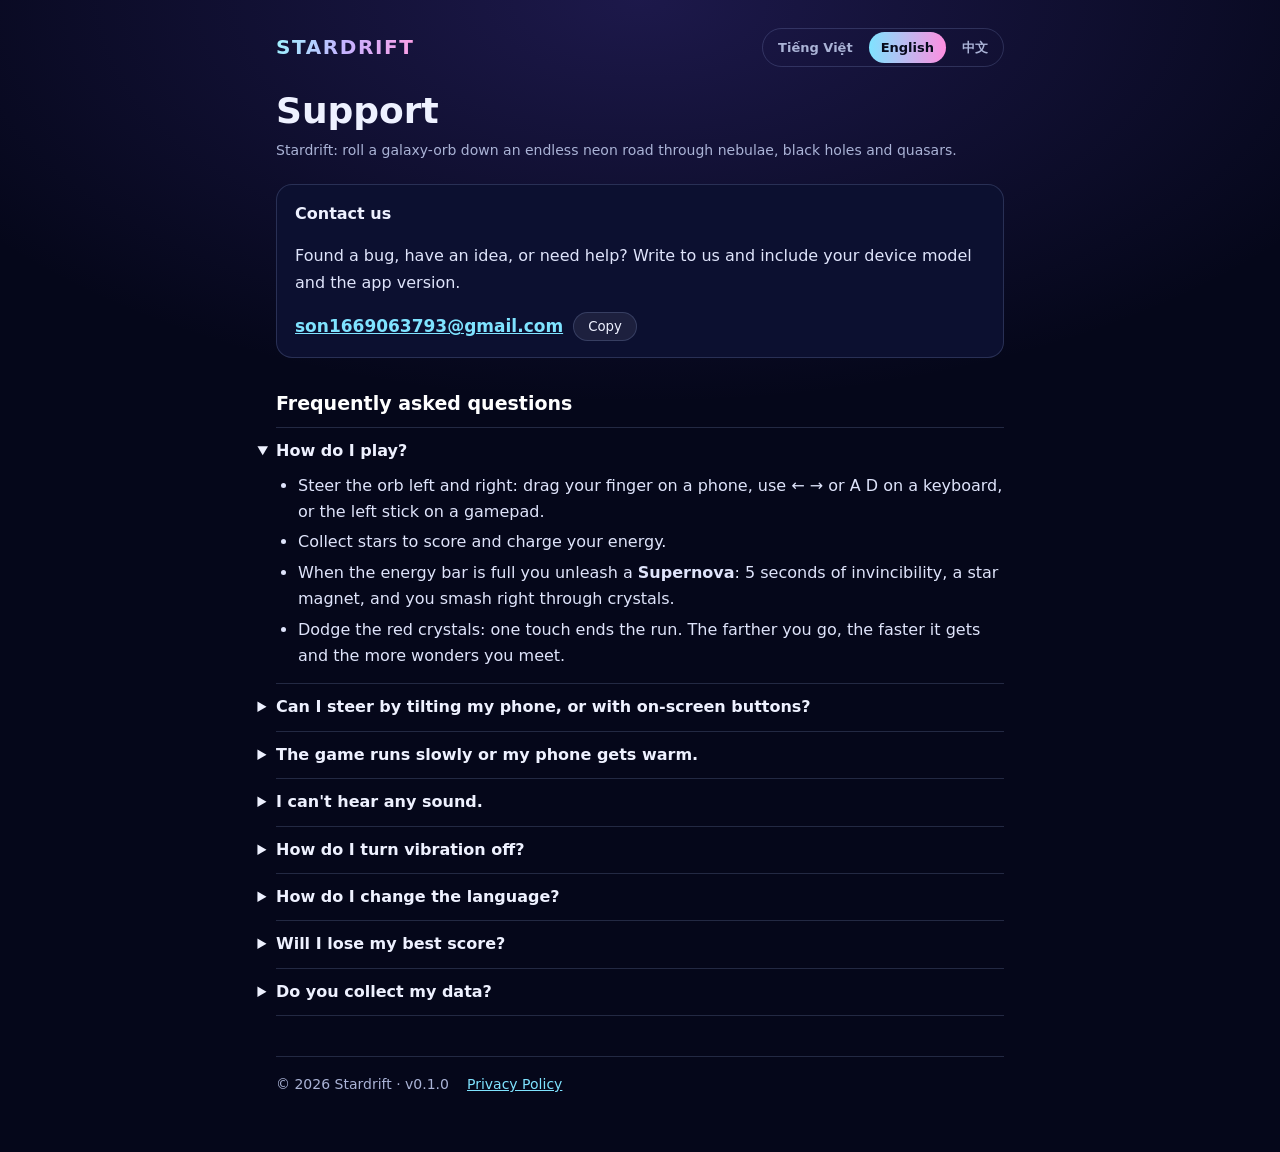
<file: index.html>
<!doctype html>
<html lang="en"><head><meta charset="utf-8"><meta name="viewport" content="width=device-width, initial-scale=1">
<title>Stardrift</title><link rel="icon" href="./favicon.ico">
<meta http-equiv="refresh" content="0; url=./support.html">
<script>location.replace('./support.html' + location.search);</script>
</head><body style="background:#05071a;color:#f2f5ff;font-family:sans-serif"><a href="./support.html" style="color:#9ef3ff">Stardrift support</a></body></html>
</file>
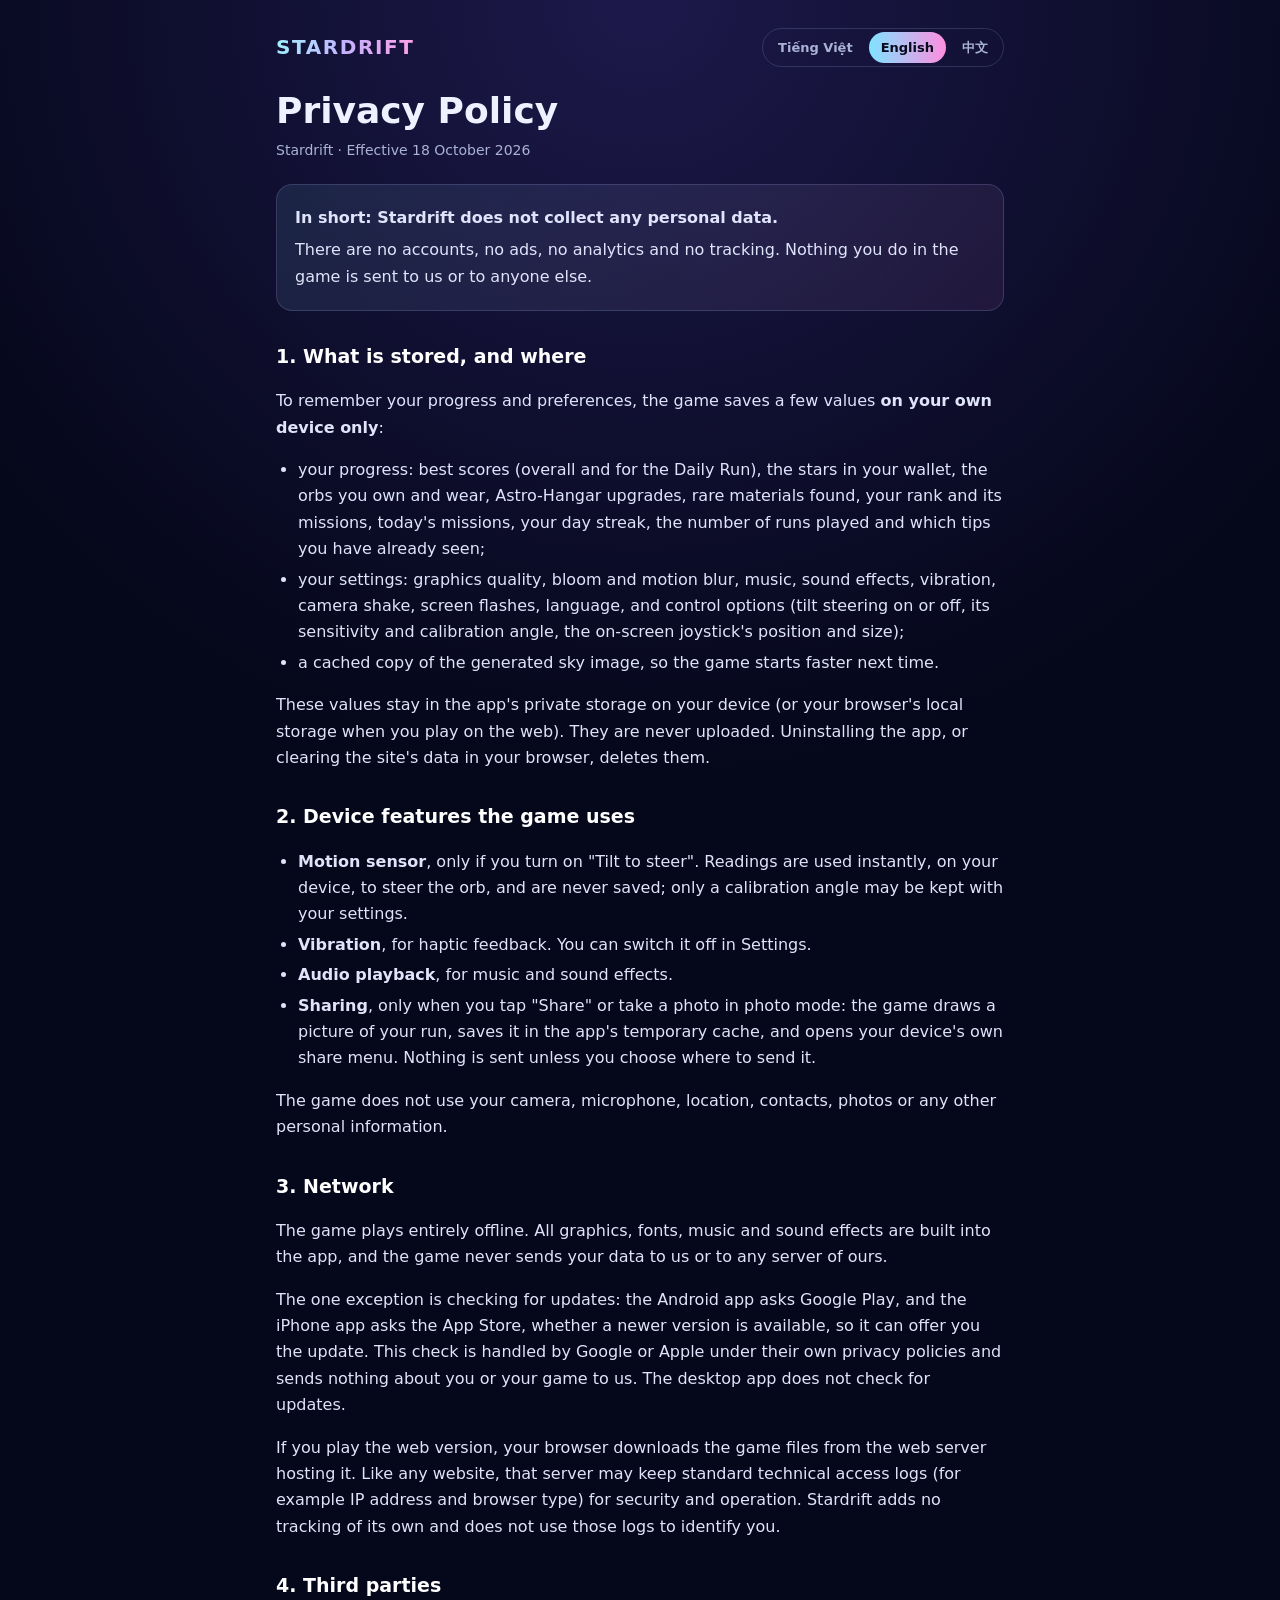
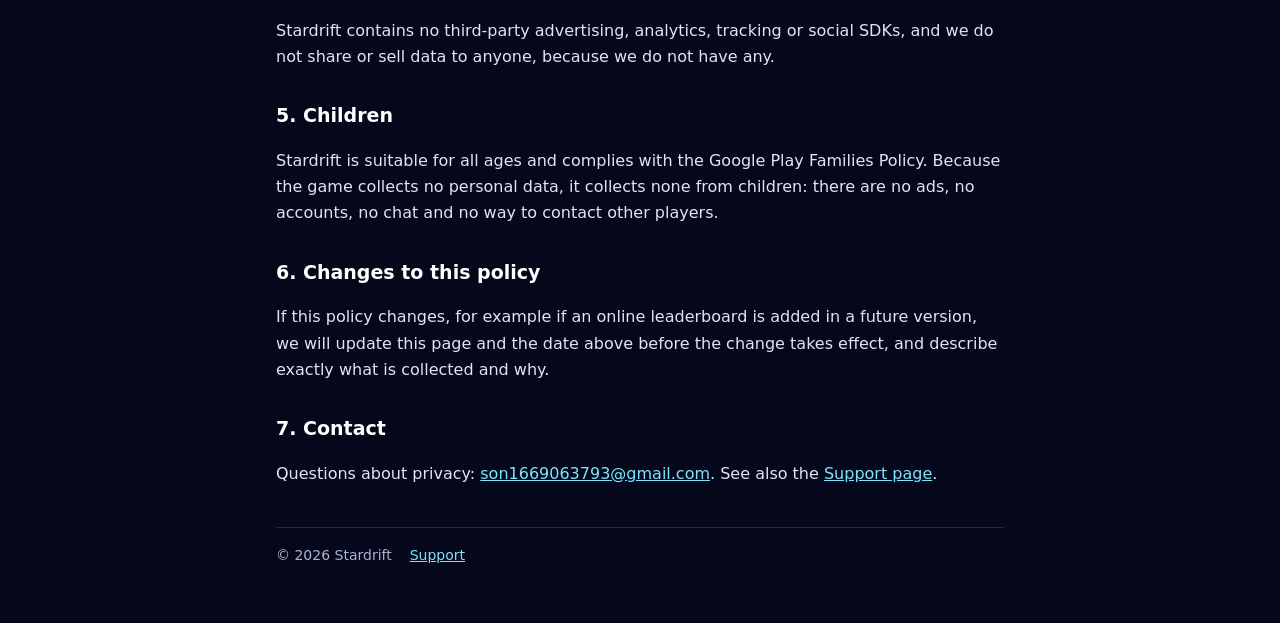
<file: privacy.html>
<!doctype html>
<html lang="en" data-lang="en" data-title-vi="Chính sách quyền riêng tư" data-title-en="Privacy Policy" data-title-zh="隐私政策">
<head>
<meta charset="utf-8">
<meta name="viewport" content="width=device-width, initial-scale=1, viewport-fit=cover">
<meta name="theme-color" content="#05071a">
<title>Privacy Policy · Stardrift</title>
<link rel="icon" href="./favicon.ico">
<link rel="stylesheet" href="./legal.css">
<script src="./legal.js"></script>
</head>
<body>
<div class="wrap">
<header>
  <a class="brand" href="./support.html" data-keep>STARDRIFT</a>
  <nav class="lang" aria-label="Language"><a href="?lang=vi" data-keep>Tiếng Việt</a><a href="?lang=en" data-keep>English</a><a href="?lang=zh" data-keep>中文</a></nav>
</header>

<!-- ================= English ================= -->
<main data-l="en">
<h1>Privacy Policy</h1>
<p class="meta">Stardrift · Effective 18 October 2026</p>
<div class="summary">
  <p><b>In short: Stardrift does not collect any personal data.</b></p>
  <p>There are no accounts, no ads, no analytics and no tracking. Nothing you do in the game is sent to us or to anyone else.</p>
</div>

<h2>1. What is stored, and where</h2>
<p>To remember your progress and preferences, the game saves a few values <b>on your own device only</b>:</p>
<ul>
  <li>your progress: best scores (overall and for the Daily Run), the stars in your wallet, the orbs you own and wear, Astro-Hangar upgrades, rare materials found, your rank and its missions, today's missions, your day streak, the number of runs played and which tips you have already seen;</li>
  <li>your settings: graphics quality, bloom and motion blur, music, sound effects, vibration, camera shake, screen flashes, language, and control options (tilt steering on or off, its sensitivity and calibration angle, the on-screen joystick's position and size);</li>
  <li>a cached copy of the generated sky image, so the game starts faster next time.</li>
</ul>
<p>These values stay in the app's private storage on your device (or your browser's local storage when you play on the web). They are never uploaded. Uninstalling the app, or clearing the site's data in your browser, deletes them.</p>

<h2>2. Device features the game uses</h2>
<ul>
  <li><b>Motion sensor</b>, only if you turn on "Tilt to steer". Readings are used instantly, on your device, to steer the orb, and are never saved; only a calibration angle may be kept with your settings.</li>
  <li><b>Vibration</b>, for haptic feedback. You can switch it off in Settings.</li>
  <li><b>Audio playback</b>, for music and sound effects.</li>
  <li><b>Sharing</b>, only when you tap "Share" or take a photo in photo mode: the game draws a picture of your run, saves it in the app's temporary cache, and opens your device's own share menu. Nothing is sent unless you choose where to send it.</li>
</ul>
<p>The game does not use your camera, microphone, location, contacts, photos or any other personal information.</p>

<h2>3. Network</h2>
<p>The game plays entirely offline. All graphics, fonts, music and sound effects are built into the app, and the game never sends your data to us or to any server of ours.</p>
<p>The one exception is checking for updates: the Android app asks Google Play, and the iPhone app asks the App Store, whether a newer version is available, so it can offer you the update. This check is handled by Google or Apple under their own privacy policies and sends nothing about you or your game to us. The desktop app does not check for updates.</p>
<p>If you play the web version, your browser downloads the game files from the web server hosting it. Like any website, that server may keep standard technical access logs (for example IP address and browser type) for security and operation. Stardrift adds no tracking of its own and does not use those logs to identify you.</p>

<h2>4. Third parties</h2>
<p>Stardrift contains no third-party advertising, analytics, tracking or social SDKs, and we do not share or sell data to anyone, because we do not have any.</p>

<h2>5. Children</h2>
<p>Stardrift is suitable for all ages and complies with the Google Play Families Policy. Because the game collects no personal data, it collects none from children: there are no ads, no accounts, no chat and no way to contact other players.</p>

<h2>6. Changes to this policy</h2>
<p>If this policy changes, for example if an online leaderboard is added in a future version, we will update this page and the date above before the change takes effect, and describe exactly what is collected and why.</p>

<h2>7. Contact</h2>
<p>Questions about privacy: <a href="mailto:son1669063793@gmail.com?subject=Stardrift%20privacy" target="_top">son1669063793@gmail.com</a>. See also the <a href="./support.html" data-keep>Support page</a>.</p>
</main>

<!-- ================= Tiếng Việt ================= -->
<main data-l="vi">
<h1>Chính sách quyền riêng tư</h1>
<p class="meta">Stardrift · Có hiệu lực từ ngày 18 tháng 10 năm 2026</p>
<div class="summary">
  <p><b>Tóm lại: Stardrift không thu thập bất kỳ dữ liệu cá nhân nào.</b></p>
  <p>Không tài khoản, không quảng cáo, không phân tích, không theo dõi. Mọi thứ bạn làm trong game đều không được gửi cho chúng tôi hay bất kỳ ai khác.</p>
</div>

<h2>1. Những gì được lưu, và lưu ở đâu</h2>
<p>Để nhớ tiến trình và lựa chọn của bạn, game lưu một vài giá trị <b>chỉ trên thiết bị của bạn</b>:</p>
<ul>
  <li>tiến trình chơi: điểm kỷ lục (chung và của Hành trình hôm nay), số sao trong ví, các skin quả cầu đã có và đang dùng, nâng cấp Xưởng Tàu, tài nguyên hiếm đã nhặt, Rank và nhiệm vụ Rank, nhiệm vụ hôm nay, chuỗi ngày chơi, số lượt đã chơi và những mẹo đã xem;</li>
  <li>các cài đặt: mức đồ họa, hào quang và nhòe tốc độ, nhạc, âm thanh, rung, rung camera, chớp màn hình, ngôn ngữ và tùy chọn điều khiển (bật tắt nghiêng máy để lái, độ nhạy và góc hiệu chỉnh, vị trí và kích thước nút điều khiển trên màn hình);</li>
  <li>một bản lưu tạm của hình bầu trời được tạo ra, để lần sau game mở nhanh hơn.</li>
</ul>
<p>Các giá trị này nằm trong vùng lưu trữ riêng của ứng dụng trên thiết bị (hoặc bộ nhớ cục bộ của trình duyệt khi chơi bản web). Chúng không bao giờ được tải lên. Gỡ ứng dụng, hoặc xóa dữ liệu trang web trong trình duyệt, sẽ xóa chúng.</p>

<h2>2. Các tính năng của thiết bị mà game sử dụng</h2>
<ul>
  <li><b>Cảm biến chuyển động</b>, chỉ khi bạn bật "Nghiêng máy để lái". Số đo được dùng ngay trên máy để lái quả cầu và không bao giờ được lưu; chỉ góc hiệu chỉnh có thể được giữ cùng phần cài đặt.</li>
  <li><b>Rung</b>, để phản hồi xúc giác. Bạn có thể tắt trong Cài đặt.</li>
  <li><b>Phát âm thanh</b>, cho nhạc và hiệu ứng.</li>
  <li><b>Chia sẻ</b>, chỉ khi bạn bấm "Chia sẻ" hoặc chụp ảnh trong chế độ chụp ảnh: game vẽ một bức ảnh về lượt chơi, lưu vào bộ nhớ tạm của ứng dụng rồi mở bảng chia sẻ của chính thiết bị. Không có gì được gửi đi trừ khi bạn chọn nơi gửi.</li>
</ul>
<p>Game không dùng camera, micro, vị trí, danh bạ, ảnh hay bất kỳ thông tin cá nhân nào khác.</p>

<h2>3. Kết nối mạng</h2>
<p>Game chơi hoàn toàn ngoại tuyến. Toàn bộ hình ảnh, phông chữ, nhạc và hiệu ứng âm thanh đều nằm sẵn trong ứng dụng, và game không bao giờ gửi dữ liệu của bạn cho chúng tôi hay tới máy chủ nào của chúng tôi.</p>
<p>Ngoại lệ duy nhất là kiểm tra bản cập nhật: ứng dụng Android hỏi Google Play, ứng dụng iPhone hỏi App Store xem đã có phiên bản mới chưa, để mời bạn cập nhật. Việc kiểm tra này do Google hoặc Apple xử lý theo chính sách quyền riêng tư của họ và không gửi bất kỳ thông tin nào về bạn hay lượt chơi của bạn cho chúng tôi. Ứng dụng trên máy tính không kiểm tra cập nhật.</p>
<p>Nếu bạn chơi bản web, trình duyệt sẽ tải các tệp của game từ máy chủ web đang lưu trữ nó. Giống mọi trang web, máy chủ đó có thể giữ nhật ký truy cập kỹ thuật thông thường (ví dụ địa chỉ IP, loại trình duyệt) để vận hành và bảo mật. Stardrift không tự thêm bất kỳ cơ chế theo dõi nào và không dùng các nhật ký đó để nhận diện bạn.</p>

<h2>4. Bên thứ ba</h2>
<p>Stardrift không chứa SDK quảng cáo, phân tích, theo dõi hay mạng xã hội của bên thứ ba, và chúng tôi không chia sẻ hay bán dữ liệu cho ai, vì chúng tôi không có dữ liệu nào.</p>

<h2>5. Trẻ em</h2>
<p>Stardrift phù hợp với mọi lứa tuổi và tuân thủ Chính sách Gia đình của Google Play. Vì game không thu thập dữ liệu cá nhân, game cũng không thu thập dữ liệu của trẻ em: không quảng cáo, không tài khoản, không trò chuyện và không có cách nào liên lạc với người chơi khác.</p>

<h2>6. Thay đổi chính sách</h2>
<p>Nếu chính sách này thay đổi, ví dụ khi có thêm bảng xếp hạng trực tuyến trong phiên bản sau, chúng tôi sẽ cập nhật trang này và ngày ở trên trước khi thay đổi có hiệu lực, đồng thời nêu rõ dữ liệu nào được thu thập và vì sao.</p>

<h2>7. Liên hệ</h2>
<p>Câu hỏi về quyền riêng tư: <a href="mailto:son1669063793@gmail.com?subject=Stardrift%20privacy" target="_top">son1669063793@gmail.com</a>. Xem thêm <a href="./support.html" data-keep>trang Hỗ trợ</a>.</p>
</main>

<!-- ================= 中文 ================= -->
<main data-l="zh">
<h1>隐私政策</h1>
<p class="meta">Stardrift · 自 2026 年 10 月 18 日起生效</p>
<div class="summary">
  <p><b>简而言之：Stardrift 不收集任何个人数据。</b></p>
  <p>没有账户、没有广告、没有统计分析、没有追踪。你在游戏中的任何操作都不会发送给我们或任何其他人。</p>
</div>

<h2>1. 存储了什么，存在哪里</h2>
<p>为了记住你的进度和偏好，游戏<b>只在你自己的设备上</b>保存少量数据：</p>
<ul>
  <li>你的游戏进度：最高分（总榜及今日旅程）、钱包中的星星、拥有和正在使用的星球外观、星际机库升级、找到的稀有材料、等级及其任务、今日任务、连续游玩天数、已玩局数以及已看过的提示；</li>
  <li>你的设置：画质、泛光与动态模糊、音乐、音效、振动、镜头震动、屏幕闪光、语言以及操控选项（是否开启倾斜操控、灵敏度和校准角度、屏幕摇杆的位置和大小）；</li>
  <li>生成的星空图像缓存，让下次启动更快。</li>
</ul>
<p>这些数据保存在设备上应用的私有存储中（在网页版中则保存在浏览器的本地存储中），从不上传。卸载应用或在浏览器中清除网站数据即可将其删除。</p>

<h2>2. 游戏使用的设备功能</h2>
<ul>
  <li><b>运动传感器</b>：仅在你开启“倾斜手机操控”时使用。读数在设备上即时用于操控星球，从不保存；只有校准角度可能随设置一起保存。</li>
  <li><b>振动</b>：用于触感反馈，可在设置中关闭。</li>
  <li><b>音频播放</b>：用于音乐和音效。</li>
  <li><b>分享</b>：仅在你点击“分享”或在拍照模式中拍照时使用。游戏会绘制一张本局图片，存入应用的临时缓存，然后打开设备自带的分享菜单。除非你自己选择发送对象，否则不会发送任何内容。</li>
</ul>
<p>游戏不使用摄像头、麦克风、位置、通讯录、照片或任何其他个人信息。</p>

<h2>3. 网络</h2>
<p>游戏完全离线运行。所有图形、字体、音乐和音效都内置在应用中，游戏从不把你的数据发送给我们或我们的任何服务器。</p>
<p>唯一的例外是检查更新：Android 应用会询问 Google Play、iPhone 应用会询问 App Store 是否有新版本，以便提示你更新。该检查由 Google 或 Apple 按其各自的隐私政策处理，不会向我们发送任何关于你或你游戏情况的信息。电脑版应用不检查更新。</p>
<p>如果你玩网页版，浏览器会从托管游戏的网站服务器下载游戏文件。与任何网站一样，该服务器可能会出于运行和安全目的保留常规的技术访问日志（例如 IP 地址和浏览器类型）。Stardrift 本身不添加任何追踪，也不会利用这些日志识别你的身份。</p>

<h2>4. 第三方</h2>
<p>Stardrift 不包含任何第三方广告、统计分析、追踪或社交 SDK。我们不会向任何人分享或出售数据，因为我们根本没有数据。</p>

<h2>5. 儿童</h2>
<p>Stardrift 适合所有年龄段，并遵守 Google Play 家庭政策。由于游戏不收集任何个人数据，因此也不会收集儿童的数据：没有广告、没有账户、没有聊天，也无法联系其他玩家。</p>

<h2>6. 政策变更</h2>
<p>如果本政策发生变化（例如未来版本加入在线排行榜），我们会在变更生效前更新本页面和上方日期，并明确说明收集哪些数据以及原因。</p>

<h2>7. 联系我们</h2>
<p>隐私相关问题：<a href="mailto:son1669063793@gmail.com?subject=Stardrift%20privacy" target="_top">son1669063793@gmail.com</a>。另请参阅<a href="./support.html" data-keep>支持页面</a>。</p>
</main>

<footer>
  <span>© 2026 Stardrift</span>
  <a href="./support.html" data-keep><span data-l="en">Support</span><span data-l="vi">Hỗ trợ</span><span data-l="zh">支持</span></a>
</footer>
</div>
</body>
</html>
</file>
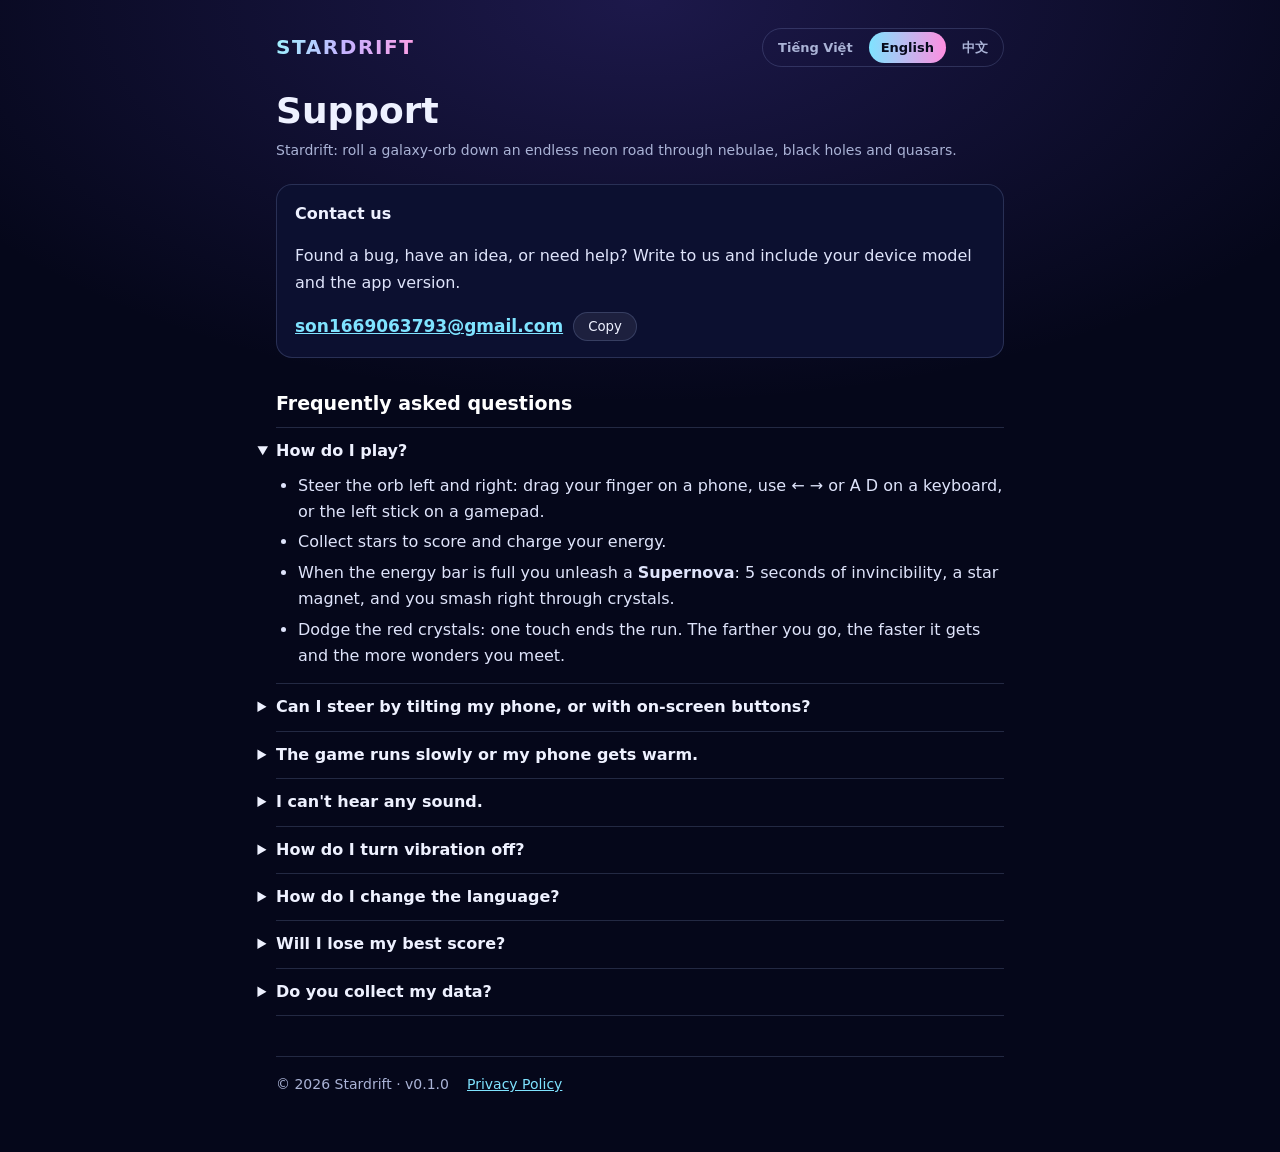
<file: support.html>
<!doctype html>
<html lang="en" data-lang="en" data-title-vi="Hỗ trợ" data-title-en="Support" data-title-zh="支持">
<head>
<meta charset="utf-8">
<meta name="viewport" content="width=device-width, initial-scale=1, viewport-fit=cover">
<meta name="theme-color" content="#05071a">
<title>Support · Stardrift</title>
<link rel="icon" href="./favicon.ico">
<link rel="stylesheet" href="./legal.css">
<script src="./legal.js"></script>
</head>
<body>
<div class="wrap">
<header>
  <a class="brand" href="./support.html" data-keep>STARDRIFT</a>
  <nav class="lang" aria-label="Language"><a href="?lang=vi" data-keep>Tiếng Việt</a><a href="?lang=en" data-keep>English</a><a href="?lang=zh" data-keep>中文</a></nav>
</header>

<!-- ================= English ================= -->
<main data-l="en">
<h1>Support</h1>
<p class="meta">Stardrift: roll a galaxy-orb down an endless neon road through nebulae, black holes and quasars.</p>

<div class="card">
  <h3 style="margin-top:0">Contact us</h3>
  <p>Found a bug, have an idea, or need help? Write to us and include your device model and the app version.</p>
  <div class="mail"><a href="mailto:son1669063793@gmail.com?subject=Stardrift%20support" target="_top">son1669063793@gmail.com</a>
    <button type="button" data-copy="son1669063793@gmail.com" data-done="Copied ✓">Copy</button></div>
</div>

<h2>Frequently asked questions</h2>
<details open><summary>How do I play?</summary>
  <ul>
    <li>Steer the orb left and right: drag your finger on a phone, use ← → or A D on a keyboard, or the left stick on a gamepad.</li>
    <li>Collect stars to score and charge your energy.</li>
    <li>When the energy bar is full you unleash a <b>Supernova</b>: 5 seconds of invincibility, a star magnet, and you smash right through crystals.</li>
    <li>Dodge the red crystals: one touch ends the run. The farther you go, the faster it gets and the more wonders you meet.</li>
  </ul></details>
<details><summary>Can I steer by tilting my phone, or with on-screen buttons?</summary>
  <p>Yes. Open <b>Settings → Controls</b>. Turn on <b>Tilt to steer</b>, hold the phone the way you like to play and tap <b>Calibrate</b>; you can also pick the sensitivity. Or turn on the <b>on-screen joystick</b> and drag it wherever suits your thumb.</p></details>
<details><summary>The game runs slowly or my phone gets warm.</summary>
  <p>Phones start on the highest graphics setting. Open <b>Settings → Graphics</b> and choose <b>Medium</b> or <b>Low</b>; the game reloads with lighter effects and runs smoother and cooler.</p></details>
<details><summary>I can't hear any sound.</summary>
  <p>Check that <b>Music</b> and <b>Sound</b> are on in Settings and that your volume is up. On iPhone, the silent switch also mutes the game. Sound starts after your first tap, as required by the system.</p></details>
<details><summary>How do I turn vibration off?</summary>
  <p><b>Settings → Vibration</b>.</p></details>
<details><summary>How do I change the language?</summary>
  <p><b>Settings → Language</b>: Tiếng Việt, English or 中文. The game picks your device language the first time.</p></details>
<details><summary>Will I lose my best score?</summary>
  <p>Your best score and settings are saved on your device. They stay through updates, and are deleted only if you uninstall the app (or clear the site's data when playing on the web). To start fresh, reinstall the game.</p></details>
<details><summary>Do you collect my data?</summary>
  <p>No. Stardrift has no accounts, ads, analytics or tracking. Details in our <a href="./privacy.html" data-keep>Privacy Policy</a>.</p></details>
</main>

<!-- ================= Tiếng Việt ================= -->
<main data-l="vi">
<h1>Hỗ trợ</h1>
<p class="meta">Stardrift: lăn quả cầu thiên hà trên con đường neon vô tận, xuyên qua tinh vân, hố đen và chuẩn tinh.</p>

<div class="card">
  <h3 style="margin-top:0">Liên hệ</h3>
  <p>Gặp lỗi, có ý tưởng hay cần giúp đỡ? Hãy gửi thư cho chúng tôi, kèm tên dòng máy và phiên bản ứng dụng.</p>
  <div class="mail"><a href="mailto:son1669063793@gmail.com?subject=Stardrift%20support" target="_top">son1669063793@gmail.com</a>
    <button type="button" data-copy="son1669063793@gmail.com" data-done="Đã sao chép ✓">Sao chép</button></div>
</div>

<h2>Câu hỏi thường gặp</h2>
<details open><summary>Chơi thế nào?</summary>
  <ul>
    <li>Lái quả cầu sang trái, phải: kéo ngón tay trên điện thoại, dùng phím ← → hoặc A D trên bàn phím, hoặc cần trái của tay cầm.</li>
    <li>Ăn sao để ghi điểm và nạp năng lượng.</li>
    <li>Khi thanh năng lượng đầy, bạn bùng nổ <b>Siêu tân tinh</b>: bất tử 5 giây, hút sao và đâm nát tinh thể.</li>
    <li>Né tinh thể đỏ: chạm vào là kết thúc lượt. Càng đi xa, tốc độ càng nhanh và càng gặp nhiều cảnh mới.</li>
  </ul></details>
<details><summary>Có thể lái bằng cách nghiêng máy hoặc nút trên màn hình không?</summary>
  <p>Có. Vào <b>Cài đặt → Điều khiển</b>. Bật <b>Nghiêng máy để lái</b>, cầm máy ở tư thế bạn hay chơi rồi bấm <b>Hiệu chỉnh</b>; bạn cũng chọn được độ nhạy. Hoặc bật <b>nút điều khiển trên màn hình</b> và kéo nó đến chỗ ngón tay bạn thấy thuận.</p></details>
<details><summary>Game chạy chậm hoặc máy bị nóng.</summary>
  <p>Trên điện thoại, game mặc định ở mức đồ họa cao nhất. Vào <b>Cài đặt → Đồ họa</b> và chọn <b>Vừa</b> hoặc <b>Thấp</b>; game sẽ tải lại với hiệu ứng nhẹ hơn, chạy mượt và mát hơn.</p></details>
<details><summary>Không nghe thấy âm thanh.</summary>
  <p>Kiểm tra <b>Nhạc</b> và <b>Âm thanh</b> đang bật trong Cài đặt và âm lượng máy đủ lớn. Trên iPhone, công tắc im lặng cũng tắt tiếng game. Âm thanh bắt đầu sau lần chạm đầu tiên, theo quy định của hệ điều hành.</p></details>
<details><summary>Tắt rung thế nào?</summary>
  <p><b>Cài đặt → Rung</b>.</p></details>
<details><summary>Đổi ngôn ngữ thế nào?</summary>
  <p><b>Cài đặt → Ngôn ngữ</b>: Tiếng Việt, English hoặc 中文. Lần đầu game tự chọn theo ngôn ngữ của máy.</p></details>
<details><summary>Tôi có bị mất kỷ lục không?</summary>
  <p>Kỷ lục và cài đặt được lưu trên máy của bạn. Chúng vẫn còn khi cập nhật, và chỉ bị xóa khi bạn gỡ ứng dụng (hoặc xóa dữ liệu trang web khi chơi bản web). Muốn chơi lại từ đầu, hãy cài lại game.</p></details>
<details><summary>Game có thu thập dữ liệu của tôi không?</summary>
  <p>Không. Stardrift không có tài khoản, quảng cáo, phân tích hay theo dõi. Chi tiết trong <a href="./privacy.html" data-keep>Chính sách quyền riêng tư</a>.</p></details>
</main>

<!-- ================= 中文 ================= -->
<main data-l="zh">
<h1>支持</h1>
<p class="meta">Stardrift：在无尽的霓虹之路上滚动银河星球，穿越星云、黑洞和类星体。</p>

<div class="card">
  <h3 style="margin-top:0">联系我们</h3>
  <p>发现问题、有好点子或需要帮助？请写信给我们，并注明设备型号和应用版本。</p>
  <div class="mail"><a href="mailto:son1669063793@gmail.com?subject=Stardrift%20support" target="_top">son1669063793@gmail.com</a>
    <button type="button" data-copy="son1669063793@gmail.com" data-done="已复制 ✓">复制</button></div>
</div>

<h2>常见问题</h2>
<details open><summary>怎么玩？</summary>
  <ul>
    <li>左右操控星球：在手机上拖动手指，电脑上使用 ← → 或 A D 键，手柄使用左摇杆。</li>
    <li>收集星星来得分并积攒能量。</li>
    <li>能量充满时爆发<b>超新星</b>：无敌 5 秒，自动吸取星星，并撞碎晶体。</li>
    <li>躲开红色晶体：一旦碰到本局就结束。走得越远，速度越快，遇见的奇观也越多。</li>
  </ul></details>
<details><summary>可以倾斜手机或用屏幕按钮操控吗？</summary>
  <p>可以。打开<b>设置 → 操控设置</b>。开启<b>倾斜手机操控</b>，以你习惯的姿势拿着手机并点击<b>校准</b>，还可以选择灵敏度。也可以开启<b>屏幕摇杆</b>，并把它拖到顺手的位置。</p></details>
<details><summary>游戏运行缓慢或手机发热。</summary>
  <p>手机默认使用最高画质。打开<b>设置 → 画质</b>，选择<b>中</b>或<b>低</b>，游戏会以更轻量的效果重新载入，运行更流畅、更凉爽。</p></details>
<details><summary>听不到声音。</summary>
  <p>请确认设置中的<b>音乐</b>和<b>音效</b>已开启且音量足够。在 iPhone 上，静音开关也会使游戏静音。按照系统要求，声音会在你第一次点击后开始播放。</p></details>
<details><summary>如何关闭振动？</summary>
  <p><b>设置 → 振动</b>。</p></details>
<details><summary>如何更改语言？</summary>
  <p><b>设置 → 语言</b>：Tiếng Việt、English 或 中文。首次启动时游戏会根据设备语言自动选择。</p></details>
<details><summary>我的最高分会丢失吗？</summary>
  <p>最高分和设置保存在你的设备上。更新应用时会保留，只有在卸载应用（或在网页版中清除网站数据）时才会被删除。想重新开始，请重新安装游戏。</p></details>
<details><summary>你们会收集我的数据吗？</summary>
  <p>不会。Stardrift 没有账户、广告、统计分析或追踪。详情请见<a href="./privacy.html" data-keep>隐私政策</a>。</p></details>
</main>

<footer>
  <span>© 2026 Stardrift · v0.1.0</span>
  <a href="./privacy.html" data-keep><span data-l="en">Privacy Policy</span><span data-l="vi">Chính sách quyền riêng tư</span><span data-l="zh">隐私政策</span></a>
</footer>
</div>
</body>
</html>
</file>
<file: legal.css>
/* Shared style for privacy.html and support.html: the game's dark "Nebula Glass" look, readable long-form text. */
:root{
  --bg:#05071a;--card:#0c1030;--text:#eef1ff;--dim:#aab3d6;--line:rgba(170,195,255,.18);--accent:#7fe3ff;--accent2:#ff8ee0;
  color-scheme:dark;
}
*,*::before,*::after{box-sizing:border-box}
html{-webkit-text-size-adjust:100%}
body{margin:0;background:radial-gradient(ellipse 90% 50% at 50% 0%,rgba(90,70,200,.28),transparent 70%),var(--bg);color:var(--text);
  font:16px/1.65 'Be Vietnam Pro',system-ui,-apple-system,'Segoe UI',Roboto,'PingFang SC','Microsoft YaHei',sans-serif;
  padding:env(safe-area-inset-top,0) env(safe-area-inset-right,0) env(safe-area-inset-bottom,0) env(safe-area-inset-left,0)}
.wrap{max-width:760px;margin:0 auto;padding:28px 16px 56px}
header{display:flex;flex-wrap:wrap;align-items:center;gap:12px 16px;margin-bottom:22px}
.brand{font-weight:800;font-size:20px;letter-spacing:.08em;text-decoration:none;
  background:linear-gradient(100deg,#9ef3ff,#c5b2ff,#ff9fe4);-webkit-background-clip:text;background-clip:text;color:transparent}
nav.lang{margin-left:auto;display:flex;gap:4px;border:1px solid var(--line);border-radius:999px;padding:3px}
nav.lang a{color:var(--dim);text-decoration:none;font-size:13px;font-weight:600;padding:5px 12px;border-radius:999px}
nav.lang a.on{background:linear-gradient(90deg,#7fe3ff,#ff8ee0);color:#070a1c}
h1{font-size:clamp(26px,6vw,36px);line-height:1.2;margin:0 0 6px}
.meta{color:var(--dim);font-size:14px;margin:0 0 22px}
h2{font-size:19px;margin:30px 0 8px;color:#fff}
h3{font-size:16px;margin:18px 0 4px}
p,li{color:#dfe4fb}
ul{padding-left:22px}
li{margin:4px 0}
a{color:var(--accent)}
.summary{background:linear-gradient(135deg,rgba(127,227,255,.10),rgba(255,142,224,.08));border:1px solid var(--line);border-radius:16px;padding:14px 18px;margin:0 0 8px}
.summary p{margin:6px 0}
.card{background:var(--card);border:1px solid var(--line);border-radius:16px;padding:16px 18px;margin:12px 0}
.mail{display:flex;flex-wrap:wrap;align-items:center;gap:10px}
.mail a{font-weight:700;font-size:17px;word-break:break-all}
.mail button{appearance:none;font:600 13px inherit;font-family:inherit;color:var(--text);background:rgba(255,255,255,.07);border:1px solid var(--line);
  border-radius:999px;padding:6px 14px;cursor:pointer}
details{border-top:1px solid var(--line);padding:10px 0}
details:last-of-type{border-bottom:1px solid var(--line)}
summary{cursor:pointer;font-weight:700;list-style-position:outside}
details p,details ul{margin:8px 0 2px}
footer{margin-top:40px;padding-top:16px;border-top:1px solid var(--line);color:var(--dim);font-size:14px;display:flex;flex-wrap:wrap;gap:8px 18px}
/* one language at a time; English when scripts are off */
[data-l]{display:none}
html[data-lang="en"] [data-l="en"],html[data-lang="vi"] [data-l="vi"],html[data-lang="zh"] [data-l="zh"]{display:revert}
/* inside the game the close bar is the app's own, so the page drops its header brand */
html.embed header .brand{visibility:hidden}
html.embed .wrap{padding-top:16px}
</file>
